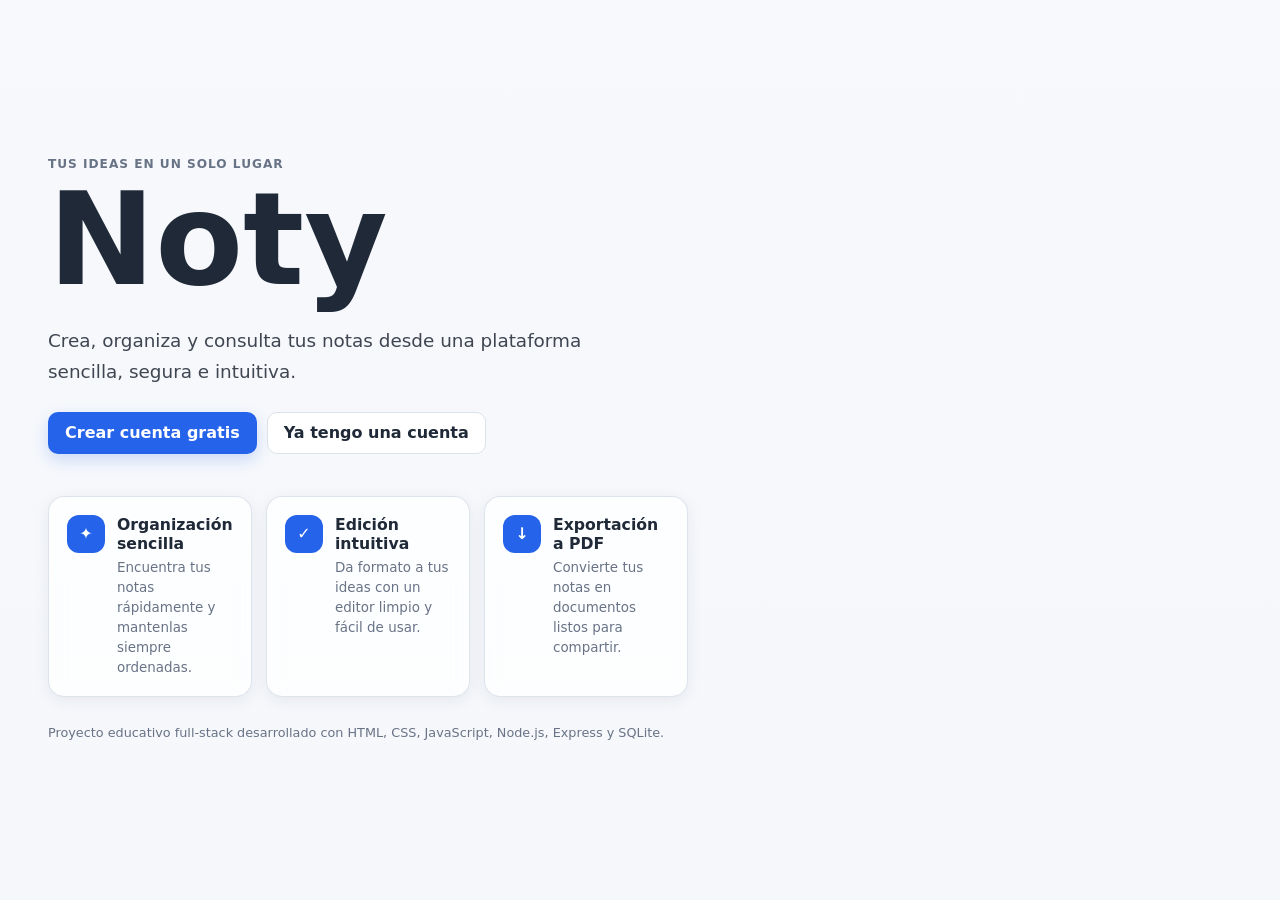
<file: frontend/index.html>
<!DOCTYPE html>
<html lang="es">
<head>
  <meta charset="UTF-8">
  <meta name="viewport" content="width=device-width, initial-scale=1.0">
  <title>Noty | Tus ideas, organizadas</title>
  <link rel="stylesheet" href="css/styles.css">
</head>

<body class="landing-page">
  <main class="landing-shell">
    <section class="landing-content">
      <p class="eyebrow">Tus ideas en un solo lugar</p>

      <h1>Noty</h1>

      <p class="landing-copy">
        Crea, organiza y consulta tus notas desde una plataforma sencilla,
        segura e intuitiva.
      </p>

      <div class="landing-actions">
        <a class="button primary landing-primary-button" href="register.html">
          Crear cuenta gratis
        </a>

        <a class="button secondary" href="login.html">
          Ya tengo una cuenta
        </a>
      </div>

      <div class="landing-benefits" aria-label="Características principales">
        <article class="benefit-card">
          <span class="benefit-icon" aria-hidden="true">✦</span>
          <div>
            <h2>Organización sencilla</h2>
            <p>
              Encuentra tus notas rápidamente y mantenlas siempre ordenadas.
            </p>
          </div>
        </article>

        <article class="benefit-card">
          <span class="benefit-icon" aria-hidden="true">✓</span>
          <div>
            <h2>Edición intuitiva</h2>
            <p>
              Da formato a tus ideas con un editor limpio y fácil de usar.
            </p>
          </div>
        </article>

        <article class="benefit-card">
          <span class="benefit-icon" aria-hidden="true">↓</span>
          <div>
            <h2>Exportación a PDF</h2>
            <p>
              Convierte tus notas en documentos listos para compartir.
            </p>
          </div>
        </article>
      </div>

      <p class="landing-educational-note">
        Proyecto educativo full-stack desarrollado con HTML, CSS,
        JavaScript, Node.js, Express y SQLite.
      </p>
    </section>
  </main>
</body>
</html>
</file>
<file: frontend/css/styles.css>
:root {
  --bg: #f5f7fb;
  --panel: #ffffff;
  --panel-soft: #eef3fa;
  --text: #1f2937;
  --muted: #687386;
  --line: #dbe2ea;
  --primary: #2563eb;
  --primary-dark: #1d4ed8;
  --primary-soft: #e8f0ff;
  --danger: #dc2626;
  --danger-dark: #b91c1c;
  --danger-soft: #fef2f2;
  --success: #16803c;
  --warning: #b45309;
  --shadow-small: 0 4px 16px rgba(31, 41, 55, 0.07);
  --shadow: 0 20px 50px rgba(31, 41, 55, 0.13);
  --radius-small: 10px;
  --radius: 16px;
  --radius-large: 22px;
}

* {
  box-sizing: border-box;
}

html {
  color-scheme: light;
}

body {
  margin: 0;
  min-height: 100vh;
  color: var(--text);
  background: var(--bg);
  font-family:
    Inter,
    ui-sans-serif,
    system-ui,
    -apple-system,
    BlinkMacSystemFont,
    "Segoe UI",
    sans-serif;
}

body.modal-open {
  overflow: hidden;
}

button,
input {
  font: inherit;
}

button:disabled {
  cursor: not-allowed;
  opacity: 0.55;
}

a {
  color: var(--primary);
  text-decoration: none;
}

a:hover {
  text-decoration: underline;
}

.sr-only {
  position: absolute;
  width: 1px;
  height: 1px;
  overflow: hidden;
  clip: rect(0, 0, 0, 0);
  white-space: nowrap;
  clip-path: inset(50%);
}

/* ==========================================
   BOTONES
   ========================================== */

.button,
.toolbar button,
.icon-button,
.modal-close {
  display: inline-flex;
  align-items: center;
  justify-content: center;
  min-height: 42px;
  border: 1px solid transparent;
  border-radius: var(--radius-small);
  padding: 0 16px;
  font-weight: 700;
  cursor: pointer;
  transition:
    transform 0.2s ease,
    box-shadow 0.2s ease,
    background 0.2s ease,
    border-color 0.2s ease,
    color 0.2s ease;
}

.button:not(:disabled):hover,
.toolbar button:not(:disabled):hover,
.icon-button:not(:disabled):hover {
  transform: translateY(-1px);
}

.button:focus-visible,
.toolbar button:focus-visible,
.icon-button:focus-visible,
.modal-close:focus-visible,
input:focus-visible,
.note-editor:focus-visible,
.note-item:focus-visible {
  outline: 3px solid rgba(37, 99, 235, 0.2);
  outline-offset: 2px;
}

.button.primary {
  color: #ffffff;
  background: var(--primary);
  box-shadow: 0 6px 16px rgba(37, 99, 235, 0.2);
}

.button.primary:not(:disabled):hover {
  background: var(--primary-dark);
  box-shadow: 0 9px 20px rgba(37, 99, 235, 0.26);
}

.button.secondary {
  color: var(--text);
  background: #ffffff;
  border-color: var(--line);
}

.button.secondary:not(:disabled):hover {
  border-color: #b9c4d1;
  background: #f9fafb;
}

.button.danger {
  color: #ffffff;
  background: var(--danger);
}

.button.danger:not(:disabled):hover {
  background: var(--danger-dark);
}

.button.full-width {
  width: 100%;
}

/* ==========================================
   LANDING
   ========================================== */

.landing-page {
  background:
    linear-gradient(
      rgba(245, 247, 251, 0.82),
      rgba(245, 247, 251, 0.98)
    ),
    url("https://images.unsplash.com/photo-1516321318423-f06f85e504b3?auto=format&fit=crop&w=1800&q=80")
      center / cover;
}

.landing-shell {
  display: flex;
  align-items: center;
  min-height: 100vh;
  padding: 48px;
}

.landing-content {
  max-width: 640px;
}

.eyebrow {
  margin: 0 0 8px;
  color: var(--muted);
  font-size: 0.76rem;
  font-weight: 800;
  letter-spacing: 0.08em;
  text-transform: uppercase;
}

.landing-content h1 {
  margin: 0;
  font-size: clamp(3.6rem, 12vw, 8rem);
  line-height: 0.95;
}

.landing-copy {
  max-width: 560px;
  margin: 24px 0;
  color: #3f4652;
  font-size: 1.15rem;
  line-height: 1.7;
}

.landing-actions,
.editor-actions {
  display: flex;
  flex-wrap: wrap;
  gap: 10px;
}

/* ==========================================
   LOGIN Y REGISTRO
   ========================================== */

.auth-page {
  display: grid;
  place-items: center;
  padding: 24px;
}

.auth-card {
  width: min(100%, 430px);
  padding: 32px;
  background: var(--panel);
  border: 1px solid var(--line);
  border-radius: var(--radius-large);
  box-shadow: var(--shadow);
}

.brand-link {
  display: inline-block;
  margin-bottom: 18px;
  color: var(--text);
  font-size: 1.4rem;
  font-weight: 800;
}

.auth-card h1 {
  margin: 0 0 24px;
  font-size: 1.9rem;
}

.form {
  display: grid;
  gap: 10px;
}

.form label {
  color: var(--muted);
  font-size: 0.92rem;
  font-weight: 700;
}

.form input,
.title-input,
.search-input,
.modal-form input {
  width: 100%;
  min-height: 46px;
  border: 1px solid var(--line);
  border-radius: var(--radius-small);
  padding: 0 13px;
  color: var(--text);
  background: #ffffff;
}

.form input:focus,
.title-input:focus,
.search-input:focus,
.modal-form input:focus {
  outline: 3px solid rgba(37, 99, 235, 0.16);
  border-color: var(--primary);
}

.auth-switch {
  margin: 18px 0 0;
  color: var(--muted);
}

/* ==========================================
   MENSAJES
   ========================================== */

.message {
  min-height: 22px;
  margin: 0;
  color: var(--muted);
  font-size: 0.9rem;
  font-weight: 700;
}

.message.error {
  color: var(--danger);
}

.message.success {
  color: var(--success);
}

/* ==========================================
   DASHBOARD
   ========================================== */

.app-shell {
  display: grid;
  grid-template-columns: 330px minmax(0, 1fr);
  min-height: 100vh;
}

.sidebar {
  display: flex;
  flex-direction: column;
  gap: 16px;
  min-width: 0;
  height: 100vh;
  padding: 24px;
  background: var(--panel-soft);
  border-right: 1px solid var(--line);
}

.sidebar-header,
.editor-topbar {
  display: flex;
  align-items: center;
  justify-content: space-between;
  gap: 16px;
}

.sidebar h1 {
  margin: 0;
  font-size: 2.1rem;
  letter-spacing: -0.04em;
}

.search-wrapper {
  position: relative;
}

.search-input {
  min-height: 44px;
  padding-left: 39px;
  background:
    #ffffff
    url("data:image/svg+xml,%3Csvg xmlns='http://www.w3.org/2000/svg' width='18' height='18' viewBox='0 0 24 24' fill='none' stroke='%23687386' stroke-width='2' stroke-linecap='round' stroke-linejoin='round'%3E%3Ccircle cx='11' cy='11' r='8'/%3E%3Cpath d='m21 21-4.3-4.3'/%3E%3C/svg%3E")
    no-repeat 13px center;
}

.notes-list {
  display: grid;
  align-content: start;
  gap: 11px;
  min-height: 0;
  overflow-y: auto;
  padding: 2px 4px 8px 2px;
  scrollbar-width: thin;
}

.note-item {
  display: grid;
  gap: 7px;
  width: 100%;
  border: 1px solid var(--line);
  border-radius: var(--radius);
  padding: 15px;
  color: var(--text);
  background: #ffffff;
  box-shadow: var(--shadow-small);
  text-align: left;
  cursor: pointer;
  transition:
    transform 0.2s ease,
    box-shadow 0.2s ease,
    border-color 0.2s ease,
    background 0.2s ease;
}

.note-item:hover {
  transform: translateY(-2px);
  border-color: #bdc8d5;
  box-shadow: 0 10px 22px rgba(31, 41, 55, 0.1);
}

.note-item.active {
  border-color: var(--primary);
  background: var(--primary-soft);
  box-shadow:
    0 0 0 3px rgba(37, 99, 235, 0.12),
    0 10px 22px rgba(31, 41, 55, 0.08);
}

.note-item-title {
  overflow: hidden;
  font-size: 0.98rem;
  text-overflow: ellipsis;
  white-space: nowrap;
}

.note-item-preview {
  display: -webkit-box;
  overflow: hidden;
  color: #536072;
  font-size: 0.86rem;
  font-weight: 500;
  line-height: 1.4;
  -webkit-box-orient: vertical;
  -webkit-line-clamp: 2;
}

.note-item-date {
  color: var(--muted);
  font-size: 0.76rem;
  font-weight: 600;
}

.empty-state {
  display: grid;
  justify-items: center;
  gap: 9px;
  padding: 28px 16px;
  color: var(--muted);
  background: rgba(255, 255, 255, 0.65);
  border: 1px dashed #bdc8d5;
  border-radius: var(--radius);
  text-align: center;
}

.empty-state strong {
  color: var(--text);
}

.empty-state span {
  font-size: 0.88rem;
}

.empty-state .button {
  margin-top: 6px;
}

.logout-button {
  margin-top: auto;
}

.editor-panel {
  display: flex;
  flex-direction: column;
  gap: 15px;
  min-width: 0;
  height: 100vh;
  padding: 26px;
  overflow: hidden;
}

.editor-topbar {
  align-items: flex-start;
}

.title-area {
  flex: 1;
  min-width: 220px;
  max-width: 600px;
}

.title-input {
  max-width: 100%;
  min-height: 48px;
  font-size: 1.08rem;
  font-weight: 800;
}

.save-status {
  margin: 7px 0 0;
  color: var(--muted);
  font-size: 0.78rem;
  font-weight: 700;
}

.save-status.warning {
  color: var(--warning);
}

.save-status.saving {
  color: var(--primary);
}

.save-status.success {
  color: var(--success);
}

.save-status.error {
  color: var(--danger);
}

.toolbar {
  display: flex;
  flex-wrap: wrap;
  align-items: center;
  gap: 7px;
  padding: 10px;
  background: #ffffff;
  border: 1px solid var(--line);
  border-radius: var(--radius);
  box-shadow: var(--shadow-small);
}

.toolbar button {
  min-height: 36px;
  padding: 0 12px;
  color: #303743;
  background: #f7f8fa;
  border-color: var(--line);
}

.toolbar button:hover {
  color: var(--primary-dark);
  background: var(--primary-soft);
  border-color: #aac2f5;
}

.toolbar-divider {
  width: 1px;
  height: 25px;
  margin: 0 2px;
  background: var(--line);
}

.note-editor {
  flex: 1;
  min-height: 320px;
  overflow-y: auto;
  padding: clamp(24px, 4vw, 48px);
  background: #ffffff;
  border: 1px solid var(--line);
  border-radius: var(--radius-large);
  box-shadow: var(--shadow-small);
  font-size: 1rem;
  line-height: 1.7;
}

.note-editor:empty::before {
  content: attr(data-placeholder);
  color: #98a2b3;
  pointer-events: none;
}

.note-editor h1,
.note-editor h2,
.note-editor h3 {
  line-height: 1.2;
}

.note-editor h1 {
  font-size: 2rem;
}

.note-editor h2 {
  font-size: 1.6rem;
}

.note-editor h3 {
  font-size: 1.3rem;
}

/* ==========================================
   MODALES
   ========================================== */

.modal-overlay[hidden] {
  display: none;
}

.modal-overlay {
  position: fixed;
  z-index: 1000;
  inset: 0;
  display: grid;
  place-items: center;
  padding: 20px;
  background: rgba(15, 23, 42, 0.58);
  backdrop-filter: blur(4px);
}

.modal-card {
  width: min(100%, 470px);
  padding: 26px;
  background: #ffffff;
  border: 1px solid var(--line);
  border-radius: var(--radius-large);
  box-shadow: 0 28px 80px rgba(15, 23, 42, 0.28);
  animation: modal-enter 0.2s ease;
}

@keyframes modal-enter {
  from {
    opacity: 0;
    transform: translateY(10px) scale(0.98);
  }

  to {
    opacity: 1;
    transform: translateY(0) scale(1);
  }
}

.modal-header {
  display: flex;
  align-items: flex-start;
  justify-content: space-between;
  gap: 16px;
}

.modal-header h2 {
  margin: 0;
  font-size: 1.55rem;
}

.modal-close {
  min-width: 40px;
  padding: 0;
  color: var(--muted);
  background: #f5f7fa;
  border-color: var(--line);
  font-size: 1.5rem;
}

.modal-form {
  display: grid;
  gap: 10px;
  margin-top: 22px;
}

.modal-form label {
  color: var(--text);
  font-size: 0.9rem;
  font-weight: 800;
}

.field-help {
  margin: 0;
  color: var(--muted);
  font-size: 0.82rem;
}

.modal-copy {
  margin: 22px 0 8px;
  color: #3f4652;
  line-height: 1.65;
}

.modal-warning {
  margin: 0;
  color: var(--danger);
  font-size: 0.9rem;
  font-weight: 700;
}

.modal-actions {
  display: flex;
  justify-content: flex-end;
  gap: 10px;
  margin-top: 24px;
}

.danger-text {
  color: var(--danger);
}

/* ==========================================
   PDF
   ========================================== */

.pdf-note {
  color: #111827;
  background: #ffffff;
  font-family: Arial, sans-serif;
  line-height: 1.6;
}

/* ==========================================
   RESPONSIVE
   ========================================== */

@media (max-width: 1000px) {
  .editor-topbar {
    align-items: stretch;
    flex-direction: column;
  }

  .title-area {
    max-width: none;
  }

  .editor-actions {
    width: 100%;
  }

  .editor-actions .button {
    flex: 1;
  }
}

@media (max-width: 840px) {
  .app-shell {
    grid-template-columns: 1fr;
  }

  .sidebar {
    height: auto;
    max-height: 43vh;
    padding: 18px;
    border-right: 0;
    border-bottom: 1px solid var(--line);
  }

  .notes-list {
    grid-template-columns: repeat(
      auto-fit,
      minmax(210px, 1fr)
    );
  }

  .logout-button {
    margin-top: 0;
  }

  .editor-panel {
    height: auto;
    min-height: 57vh;
    padding: 18px;
    overflow: visible;
  }

  .note-editor {
    min-height: 420px;
  }

  .landing-shell {
    align-items: flex-start;
    padding: 32px 20px;
  }
}

@media (max-width: 560px) {
  .sidebar {
    max-height: none;
  }

  .notes-list {
    grid-template-columns: 1fr;
    max-height: 300px;
  }

  .editor-actions {
    display: grid;
    grid-template-columns: 1fr 1fr;
  }

  .editor-actions .button:first-child {
    grid-column: 1 / -1;
  }

  .toolbar {
    overflow-x: auto;
    flex-wrap: nowrap;
  }

  .toolbar button {
    flex: 0 0 auto;
  }

  .toolbar-divider {
    flex: 0 0 1px;
  }

  .note-editor {
    min-height: 380px;
    padding: 22px;
  }

  .modal-card {
    padding: 22px;
  }

  .modal-actions {
    display: grid;
    grid-template-columns: 1fr 1fr;
  }
}

/* ==========================================
   MEJORAS DE LANDING Y AUTENTICACIÓN
   ========================================== */

.landing-content {
  position: relative;
  z-index: 1;
}

.landing-primary-button {
  min-width: 180px;
}

.landing-benefits {
  display: grid;
  grid-template-columns: repeat(3, minmax(0, 1fr));
  gap: 14px;
  max-width: 880px;
  margin-top: 42px;
}

.benefit-card {
  display: flex;
  align-items: flex-start;
  gap: 12px;
  padding: 18px;
  background: rgba(255, 255, 255, 0.78);
  border: 1px solid rgba(219, 226, 234, 0.9);
  border-radius: var(--radius);
  box-shadow: var(--shadow-small);
  backdrop-filter: blur(8px);
}

.benefit-icon {
  display: grid;
  flex: 0 0 38px;
  place-items: center;
  width: 38px;
  height: 38px;
  color: #ffffff;
  background: var(--primary);
  border-radius: 12px;
  font-size: 1rem;
  font-weight: 800;
}

.benefit-card h2 {
  margin: 0 0 5px;
  font-size: 0.98rem;
}

.benefit-card p {
  margin: 0;
  color: var(--muted);
  font-size: 0.84rem;
  line-height: 1.5;
}

.landing-educational-note {
  max-width: 650px;
  margin: 26px 0 0;
  color: var(--muted);
  font-size: 0.8rem;
  line-height: 1.5;
}

.auth-heading {
  margin-bottom: 24px;
}

.auth-heading h1 {
  margin: 0 0 8px;
}

.auth-heading > p:last-child {
  margin: 0;
  color: var(--muted);
  line-height: 1.55;
}

.password-label-row {
  display: flex;
  align-items: center;
  justify-content: space-between;
  gap: 12px;
}

.text-button {
  border: 0;
  padding: 0;
  color: var(--primary);
  background: transparent;
  font-size: 0.82rem;
  font-weight: 700;
  cursor: pointer;
}

.text-button:hover {
  color: var(--primary-dark);
  text-decoration: underline;
}

.text-button:focus-visible {
  outline: 3px solid rgba(37, 99, 235, 0.2);
  outline-offset: 3px;
  border-radius: 4px;
}

.auth-submit-button {
  margin-top: 8px;
}

.forgot-password-content {
  display: grid;
  grid-template-columns: 46px 1fr;
  gap: 8px 14px;
  margin-top: 22px;
}

.forgot-password-content p {
  grid-column: 2;
  margin: 0;
  color: #4b5563;
  line-height: 1.65;
}

.information-icon {
  display: grid;
  grid-row: 1 / span 2;
  place-items: center;
  width: 42px;
  height: 42px;
  color: #ffffff;
  background: var(--primary);
  border-radius: 50%;
  font-family: Georgia, serif;
  font-size: 1.25rem;
  font-weight: 800;
}

@media (max-width: 850px) {
  .landing-benefits {
    grid-template-columns: 1fr;
    max-width: 580px;
  }
}

@media (max-width: 560px) {
  .landing-actions {
    display: grid;
    grid-template-columns: 1fr;
  }

  .landing-actions .button {
    width: 100%;
  }

  .landing-benefits {
    margin-top: 30px;
  }

  .password-label-row {
    align-items: flex-start;
    flex-direction: column;
    gap: 5px;
  }

  .forgot-password-content {
    grid-template-columns: 1fr;
  }

  .forgot-password-content p {
    grid-column: 1;
  }

  .information-icon {
    grid-row: auto;
  }
}
</file>
